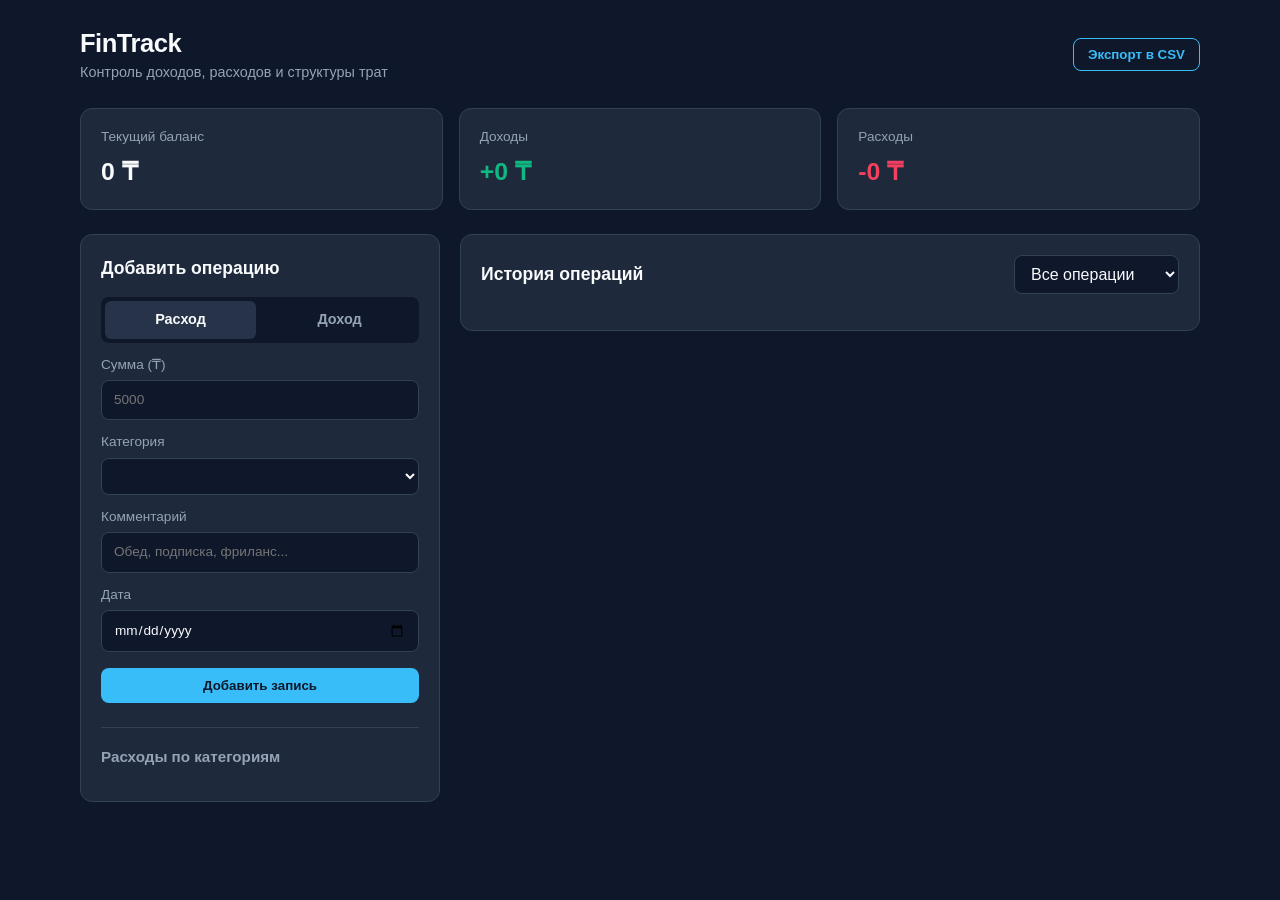
<file: index.html>
<!DOCTYPE html>
<html lang="ru">
<head>
  <meta charset="UTF-8" />
  <meta name="viewport" content="width=device-width, initial-scale=1.0" />
  <title>FinTrack — Учёт личных финансов</title>
  <link rel="stylesheet" href="style.css" />
</head>
<body>
  <div class="container">
    <header class="header">
      <div>
        <h1>FinTrack</h1>
        <p class="subtitle">Контроль доходов, расходов и структуры трат</p>
      </div>
      <button type="button" id="exportCsvBtn" class="btn-outline">Экспорт в CSV</button>
    </header>

    <section class="summary-grid">
      <article class="stat-card">
        <span class="stat-label">Текущий баланс</span>
        <strong class="stat-value" id="balanceValue">0 ₸</strong>
      </article>
      <article class="stat-card income">
        <span class="stat-label">Доходы</span>
        <strong class="stat-value" id="incomeValue">+0 ₸</strong>
      </article>
      <article class="stat-card expense">
        <span class="stat-label">Расходы</span>
        <strong class="stat-value" id="expenseValue">-0 ₸</strong>
      </article>
    </section>

    <div class="main-grid">
      <section class="panel">
        <h2>Добавить операцию</h2>
        <form id="txForm" class="form">
          <div class="type-switch">
            <label>
              <input type="radio" name="txType" value="expense" checked />
              <span>Расход</span>
            </label>
            <label>
              <input type="radio" name="txType" value="income" />
              <span>Доход</span>
            </label>
          </div>

          <label class="field">
            <span>Сумма (₸)</span>
            <input type="number" id="txAmount" min="1" step="any" required placeholder="5000" />
          </label>

          <label class="field">
            <span>Категория</span>
            <select id="txCategory"></select>
          </label>

          <label class="field">
            <span>Комментарий</span>
            <input type="text" id="txNote" maxlength="60" placeholder="Обед, подписка, фриланс..." />
          </label>

          <label class="field">
            <span>Дата</span>
            <input type="date" id="txDate" required />
          </label>

          <button type="submit" class="btn-primary">Добавить запись</button>
        </form>

        <div class="analytics">
          <h3>Расходы по категориям</h3>
          <div id="categoryBars" class="bars"></div>
        </div>
      </section>

      <section class="panel">
        <div class="list-header">
          <h2>История операций</h2>
          <select id="typeFilter" aria-label="Фильтр операций">
            <option value="all">Все операции</option>
            <option value="income">Только доходы</option>
            <option value="expense">Только расходы</option>
          </select>
        </div>

        <div id="txList" class="tx-list"></div>
      </section>
    </div>
  </div>

  <script src="app.js"></script>
</body>
</html>
</file>
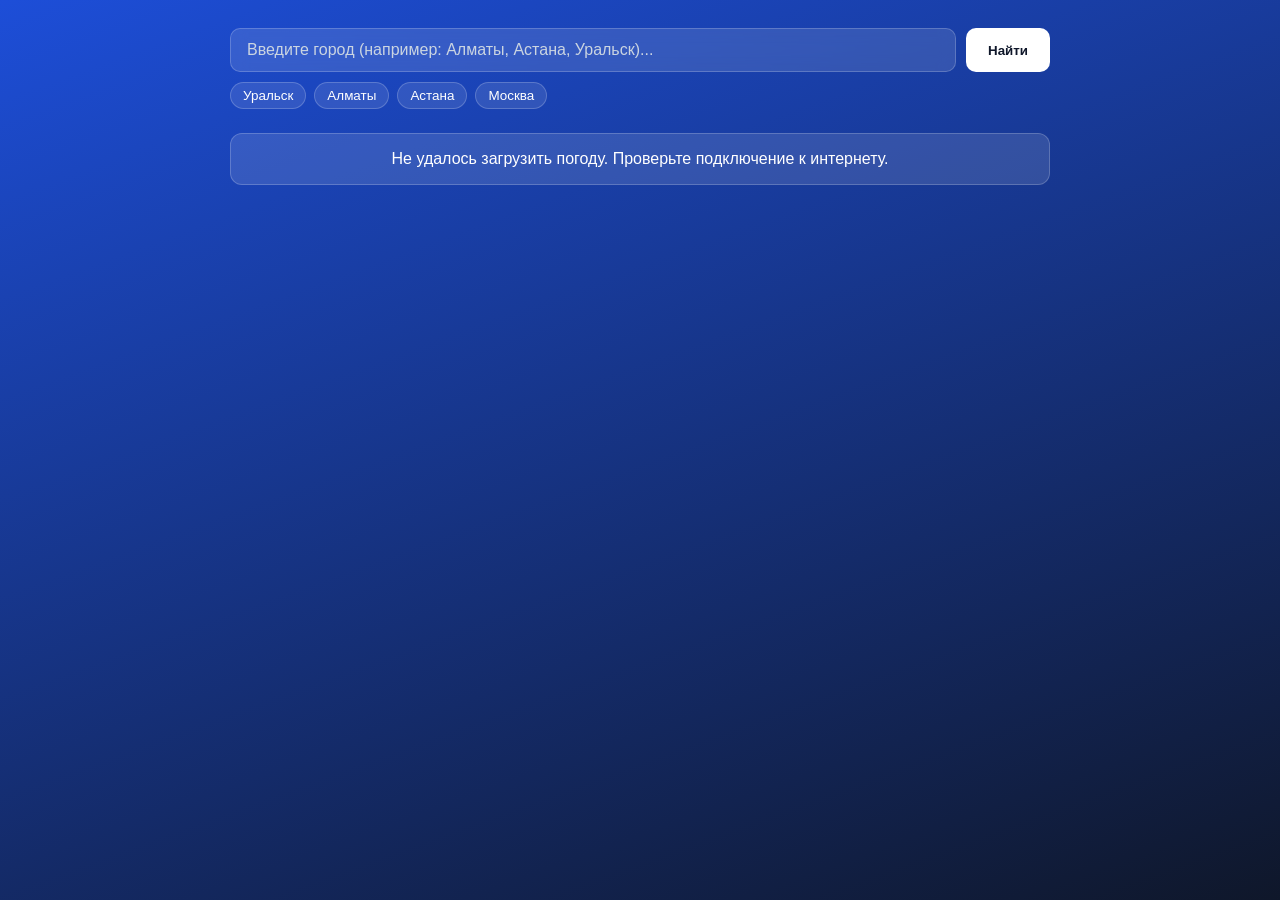
<file: Projec 3 skycast weather/index.html>
<!DOCTYPE html>
<html lang="ru">
<head>
  <meta charset="UTF-8" />
  <meta name="viewport" content="width=device-width, initial-scale=1.0" />
  <title>SkyCast — Прогноз погоды</title>
  <link rel="stylesheet" href="style.css" />
</head>
<body>
  <main class="app">
    <header class="search-bar">
      <form id="cityForm" class="search-form">
        <input
          type="text"
          id="cityInput"
          placeholder="Введите город (например: Алматы, Астана, Уральск)..."
          required
        />
        <button type="submit">Найти</button>
      </form>
      <div class="quick-cities" id="quickCities">
        <button type="button" data-city="Уральск">Уральск</button>
        <button type="button" data-city="Алматы">Алматы</button>
        <button type="button" data-city="Астана">Астана</button>
        <button type="button" data-city="Москва">Москва</button>
      </div>
    </header>

    <div id="statusMessage" class="status-msg" hidden></div>

    <section id="weatherContent" class="weather-content" hidden>
      <article class="current-card">
        <div>
          <span class="location-tag" id="locationName">—</span>
          <div class="temp-row">
            <span class="current-temp" id="currentTemp">--°</span>
            <span class="weather-icon" id="currentIcon">⛅</span>
          </div>
          <p class="weather-desc" id="weatherDesc">—</p>
        </div>

        <div class="metrics">
          <div class="metric">
            <span>Ощущается</span>
            <strong id="feelsLike">--°</strong>
          </div>
          <div class="metric">
            <span>Влажность</span>
            <strong id="humidity">--%</strong>
          </div>
          <div class="metric">
            <span>Ветер</span>
            <strong id="windSpeed">-- м/с</strong>
          </div>
        </div>
      </article>

      <section class="forecast-section">
        <h2>Прогноз на 5 дней</h2>
        <div class="forecast-grid" id="forecastGrid"></div>
      </section>
    </section>
  </main>

  <script src="app.js"></script>
</body>
</html>
</file>
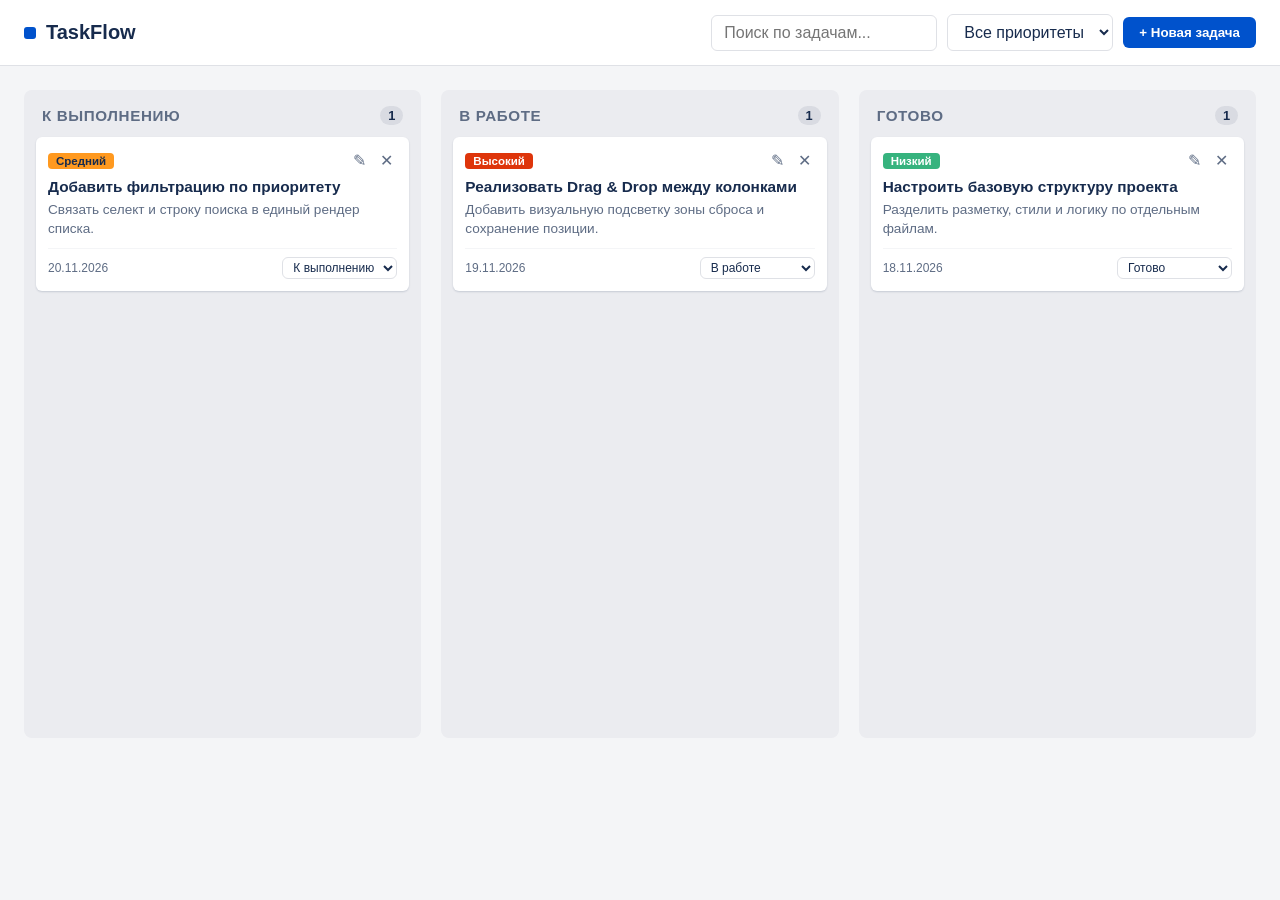
<file: Project 1/index.html>
<!DOCTYPE html>
<html lang="ru">
<head>
  <meta charset="UTF-8" />
  <meta name="viewport" content="width=device-width, initial-scale=1.0" />
  <title>TaskFlow — Канбан-доска</title>
  <link rel="stylesheet" href="style.css" />
</head>
<body>
  <header class="topbar">
    <div class="brand">
      <span class="brand-dot"></span>
      <h1>TaskFlow</h1>
    </div>
    <div class="controls">
      <input type="search" id="searchInput" placeholder="Поиск по задачам..." aria-label="Поиск задач" />
      <select id="priorityFilter" aria-label="Фильтр по приоритету">
        <option value="all">Все приоритеты</option>
        <option value="high">Высокий</option>
        <option value="medium">Средний</option>
        <option value="low">Низкий</option>
      </select>
      <button type="button" id="openModalBtn" class="btn-primary">+ Новая задача</button>
    </div>
  </header>

  <main class="board" id="board">
    <section class="column" data-status="todo">
      <div class="column-header">
        <h2>К выполнению</h2>
        <span class="counter" id="count-todo">0</span>
      </div>
      <div class="task-list" id="list-todo" data-status="todo"></div>
    </section>

    <section class="column" data-status="inprogress">
      <div class="column-header">
        <h2>В работе</h2>
        <span class="counter" id="count-inprogress">0</span>
      </div>
      <div class="task-list" id="list-inprogress" data-status="inprogress"></div>
    </section>

    <section class="column" data-status="done">
      <div class="column-header">
        <h2>Готово</h2>
        <span class="counter" id="count-done">0</span>
      </div>
      <div class="task-list" id="list-done" data-status="done"></div>
    </section>
  </main>

  <div class="modal-backdrop" id="taskModal" hidden>
    <div class="modal" role="dialog" aria-modal="true" aria-labelledby="modalTitle">
      <div class="modal-head">
        <h3 id="modalTitle">Создать задачу</h3>
        <button type="button" class="icon-btn" id="closeModalBtn" aria-label="Закрыть">&times;</button>
      </div>
      <form id="taskForm">
        <input type="hidden" id="taskId" />
        <label class="field">
          <span>Название</span>
          <input type="text" id="taskTitle" required maxlength="80" placeholder="Например: Сверстать адаптивный хедер" />
        </label>
        <label class="field">
          <span>Описание</span>
          <textarea id="taskDesc" rows="3" maxlength="240" placeholder="Детали выполнения..."></textarea>
        </label>
        <div class="field-row">
          <label class="field">
            <span>Приоритет</span>
            <select id="taskPriority">
              <option value="low">Низкий</option>
              <option value="medium" selected>Средний</option>
              <option value="high">Высокий</option>
            </select>
          </label>
          <label class="field">
            <span>Статус</span>
            <select id="taskStatus">
              <option value="todo">К выполнению</option>
              <option value="inprogress">В работе</option>
              <option value="done">Готово</option>
            </select>
          </label>
        </div>
        <div class="modal-actions">
          <button type="button" class="btn-secondary" id="cancelModalBtn">Отмена</button>
          <button type="submit" class="btn-primary">Сохранить</button>
        </div>
      </form>
    </div>
  </div>

  <script src="app.js"></script>
</body>
</html>
</file>
<file: style.css>
:root {
  --bg: #0f172a;
  --panel: #1e293b;
  --panel-soft: #263348;
  --text: #f8fafc;
  --muted: #94a3b8;
  --border: #334155;
  --accent: #38bdf8;
  --green: #10b981;
  --red: #f43f5e;
  --radius: 12px;
}

* {
  box-sizing: border-box;
  margin: 0;
  padding: 0;
}

body {
  font-family: Inter, -apple-system, BlinkMacSystemFont, "Segoe UI", sans-serif;
  background: var(--bg);
  color: var(--text);
  line-height: 1.5;
  padding: 24px 16px;
}

.container {
  max-width: 1120px;
  margin: 0 auto;
}

.header {
  display: flex;
  justify-content: space-between;
  align-items: center;
  flex-wrap: wrap;
  gap: 12px;
  margin-bottom: 24px;
}

.header h1 {
  font-size: 1.6rem;
  letter-spacing: -0.02em;
}

.subtitle {
  color: var(--muted);
  font-size: 0.9rem;
}

.btn-outline {
  background: transparent;
  color: var(--accent);
  border: 1px solid var(--accent);
  border-radius: 8px;
  padding: 8px 14px;
  font-weight: 600;
  cursor: pointer;
}

.btn-outline:hover {
  background: rgba(56, 189, 248, 0.12);
}

.summary-grid {
  display: grid;
  grid-template-columns: repeat(3, 1fr);
  gap: 16px;
  margin-bottom: 24px;
}

.stat-card {
  background: var(--panel);
  border: 1px solid var(--border);
  border-radius: var(--radius);
  padding: 18px 20px;
}

.stat-label {
  display: block;
  color: var(--muted);
  font-size: 0.85rem;
  margin-bottom: 6px;
}

.stat-value {
  font-size: 1.55rem;
  font-weight: 700;
}

.stat-card.income .stat-value { color: var(--green); }
.stat-card.expense .stat-value { color: var(--red); }

.main-grid {
  display: grid;
  grid-template-columns: 360px 1fr;
  gap: 20px;
  align-items: start;
}

.panel {
  background: var(--panel);
  border: 1px solid var(--border);
  border-radius: var(--radius);
  padding: 20px;
}

.panel h2 {
  font-size: 1.1rem;
  margin-bottom: 16px;
}

.form {
  display: flex;
  flex-direction: column;
  gap: 12px;
}

.type-switch {
  display: grid;
  grid-template-columns: 1fr 1fr;
  gap: 8px;
  background: var(--bg);
  padding: 4px;
  border-radius: 8px;
}

.type-switch label {
  cursor: pointer;
}

.type-switch input {
  display: none;
}

.type-switch span {
  display: block;
  text-align: center;
  padding: 8px;
  border-radius: 6px;
  font-size: 0.9rem;
  font-weight: 600;
  color: var(--muted);
}

.type-switch input:checked + span {
  background: var(--panel-soft);
  color: var(--text);
}

.field {
  display: flex;
  flex-direction: column;
  gap: 5px;
  font-size: 0.85rem;
  color: var(--muted);
}

input, select {
  font: inherit;
  background: var(--bg);
  border: 1px solid var(--border);
  border-radius: 8px;
  padding: 9px 12px;
  color: var(--text);
}

input:focus, select:focus {
  outline: 2px solid var(--accent);
  border-color: transparent;
}

.btn-primary {
  background: var(--accent);
  color: #0f172a;
  border: none;
  border-radius: 8px;
  padding: 10px 16px;
  font-weight: 700;
  cursor: pointer;
  margin-top: 4px;
}

.btn-primary:hover {
  filter: brightness(1.08);
}

.analytics {
  margin-top: 24px;
  padding-top: 18px;
  border-top: 1px solid var(--border);
}

.analytics h3 {
  font-size: 0.95rem;
  margin-bottom: 12px;
  color: var(--muted);
}

.bars {
  display: flex;
  flex-direction: column;
  gap: 10px;
}

.bar-item {
  font-size: 0.84rem;
}

.bar-top {
  display: flex;
  justify-content: space-between;
  margin-bottom: 4px;
}

.bar-track {
  height: 8px;
  background: var(--bg);
  border-radius: 99px;
  overflow: hidden;
}

.bar-fill {
  height: 100%;
  background: var(--accent);
  border-radius: 99px;
}

.list-header {
  display: flex;
  justify-content: space-between;
  align-items: center;
  margin-bottom: 16px;
}

.list-header h2 {
  margin-bottom: 0;
}

.tx-list {
  display: flex;
  flex-direction: column;
  gap: 10px;
}

.tx-item {
  display: flex;
  justify-content: space-between;
  align-items: center;
  gap: 12px;
  background: var(--panel-soft);
  padding: 12px 14px;
  border-radius: 10px;
}

.tx-info strong {
  display: block;
  font-size: 0.95rem;
}

.tx-meta {
  font-size: 0.8rem;
  color: var(--muted);
}

.tx-right {
  display: flex;
  align-items: center;
  gap: 12px;
}

.tx-amount {
  font-weight: 700;
  font-size: 0.98rem;
}

.tx-amount.income { color: var(--green); }
.tx-amount.expense { color: var(--red); }

.del-btn {
  background: transparent;
  border: none;
  color: var(--muted);
  cursor: pointer;
  font-size: 1rem;
  padding: 4px;
}

.del-btn:hover {
  color: var(--red);
}

.empty-state {
  text-align: center;
  color: var(--muted);
  padding: 32px 16px;
}

@media (max-width: 820px) {
  .summary-grid, .main-grid {
    grid-template-columns: 1fr;
  }
}
</file>
<file: Projec 3 skycast weather/style.css>
:root {
  --bg-top: #1d4ed8;
  --bg-bottom: #0f172a;
  --glass: rgba(255, 255, 255, 0.12);
  --glass-border: rgba(255, 255, 255, 0.2);
  --text: #ffffff;
  --muted: #cbd5e1;
}

* {
  box-sizing: border-box;
  margin: 0;
  padding: 0;
}

body {
  font-family: -apple-system, BlinkMacSystemFont, "Segoe UI", Roboto, sans-serif;
  min-height: 100vh;
  background: linear-gradient(160deg, var(--bg-top), var(--bg-bottom));
  color: var(--text);
  padding: 28px 16px;
}

.app {
  max-width: 820px;
  margin: 0 auto;
}

.search-bar {
  margin-bottom: 24px;
}

.search-form {
  display: flex;
  gap: 10px;
}

.search-form input {
  flex: 1;
  padding: 12px 16px;
  border-radius: 10px;
  border: 1px solid var(--glass-border);
  background: var(--glass);
  color: var(--text);
  font-size: 1rem;
  backdrop-filter: blur(8px);
}

.search-form input::placeholder {
  color: var(--muted);
}

.search-form button {
  padding: 12px 22px;
  border-radius: 10px;
  border: none;
  background: #ffffff;
  color: #0f172a;
  font-weight: 700;
  cursor: pointer;
}

.quick-cities {
  display: flex;
  flex-wrap: wrap;
  gap: 8px;
  margin-top: 10px;
}

.quick-cities button {
  background: rgba(255, 255, 255, 0.1);
  border: 1px solid var(--glass-border);
  color: var(--text);
  padding: 5px 12px;
  border-radius: 99px;
  font-size: 0.84rem;
  cursor: pointer;
}

.quick-cities button:hover {
  background: rgba(255, 255, 255, 0.22);
}

.status-msg {
  background: var(--glass);
  border: 1px solid var(--glass-border);
  padding: 16px;
  border-radius: 12px;
  text-align: center;
  margin-bottom: 20px;
}

.current-card {
  background: var(--glass);
  border: 1px solid var(--glass-border);
  border-radius: 16px;
  padding: 24px;
  backdrop-filter: blur(10px);
  display: flex;
  justify-content: space-between;
  align-items: center;
  flex-wrap: wrap;
  gap: 20px;
  margin-bottom: 24px;
}

.location-tag {
  font-size: 1.15rem;
  font-weight: 600;
  color: var(--muted);
}

.temp-row {
  display: flex;
  align-items: center;
  gap: 14px;
  margin: 8px 0;
}

.current-temp {
  font-size: 3.4rem;
  font-weight: 800;
  line-height: 1;
}

.weather-icon {
  font-size: 2.8rem;
}

.weather-desc {
  font-size: 1.05rem;
  color: var(--muted);
}

.metrics {
  display: grid;
  grid-template-columns: repeat(3, 1fr);
  gap: 12px;
}

.metric {
  background: rgba(15, 23, 42, 0.35);
  padding: 12px 16px;
  border-radius: 10px;
  text-align: center;
}

.metric span {
  display: block;
  font-size: 0.8rem;
  color: var(--muted);
  margin-bottom: 4px;
}

.metric strong {
  font-size: 1.05rem;
}

.forecast-section h2 {
  font-size: 1.1rem;
  margin-bottom: 12px;
}

.forecast-grid {
  display: grid;
  grid-template-columns: repeat(5, 1fr);
  gap: 12px;
}

.day-card {
  background: var(--glass);
  border: 1px solid var(--glass-border);
  border-radius: 12px;
  padding: 14px 10px;
  text-align: center;
}

.day-name {
  font-size: 0.85rem;
  color: var(--muted);
  margin-bottom: 8px;
}

.day-icon {
  font-size: 1.8rem;
  margin-bottom: 8px;
}

.day-temps {
  font-weight: 700;
  font-size: 0.95rem;
}

.day-temps span {
  color: var(--muted);
  font-weight: 400;
}

@media (max-width: 680px) {
  .forecast-grid {
    grid-template-columns: repeat(2, 1fr);
  }
  .metrics {
    width: 100%;
  }
}
</file>
<file: Project 1/style.css>
:root {
  --bg: #f4f5f7;
  --surface: #ffffff;
  --column-bg: #ebecf0;
  --text: #172b4d;
  --muted: #5e6c84;
  --primary: #0052cc;
  --primary-hover: #0747a6;
  --border: #dfe1e6;
  --high: #de350b;
  --medium: #ff991f;
  --low: #36b37e;
  --radius: 8px;
}

* {
  box-sizing: border-box;
  margin: 0;
  padding: 0;
}

body {
  font-family: -apple-system, BlinkMacSystemFont, "Segoe UI", Roboto, sans-serif;
  background: var(--bg);
  color: var(--text);
  min-height: 100vh;
}

.topbar {
  background: var(--surface);
  border-bottom: 1px solid var(--border);
  padding: 14px 24px;
  display: flex;
  flex-wrap: wrap;
  align-items: center;
  justify-content: space-between;
  gap: 12px;
}

.brand {
  display: flex;
  align-items: center;
  gap: 10px;
}

.brand-dot {
  width: 12px;
  height: 12px;
  border-radius: 3px;
  background: var(--primary);
}

.brand h1 {
  font-size: 1.25rem;
  font-weight: 700;
}

.controls {
  display: flex;
  flex-wrap: wrap;
  gap: 10px;
  align-items: center;
}

input, select, textarea {
  font: inherit;
  border: 1px solid var(--border);
  border-radius: 6px;
  padding: 8px 12px;
  background: var(--surface);
  color: var(--text);
}

input:focus, select:focus, textarea:focus {
  outline: 2px solid var(--primary);
  border-color: transparent;
}

.btn-primary {
  background: var(--primary);
  color: #fff;
  border: none;
  border-radius: 6px;
  padding: 8px 16px;
  font-weight: 600;
  cursor: pointer;
  transition: background 0.15s;
}

.btn-primary:hover {
  background: var(--primary-hover);
}

.btn-secondary {
  background: #f1f2f4;
  color: var(--text);
  border: 1px solid var(--border);
  border-radius: 6px;
  padding: 8px 14px;
  cursor: pointer;
}

.board {
  display: grid;
  grid-template-columns: repeat(3, minmax(280px, 1fr));
  gap: 20px;
  padding: 24px;
  max-width: 1320px;
  margin: 0 auto;
  align-items: start;
}

.column {
  background: var(--column-bg);
  border-radius: var(--radius);
  padding: 12px;
  min-height: 72vh;
  display: flex;
  flex-direction: column;
}

.column-header {
  display: flex;
  justify-content: space-between;
  align-items: center;
  padding: 4px 6px 12px;
}

.column-header h2 {
  font-size: 0.95rem;
  text-transform: uppercase;
  letter-spacing: 0.04em;
  color: var(--muted);
}

.counter {
  background: rgba(9, 30, 66, 0.08);
  color: var(--text);
  font-size: 0.8rem;
  font-weight: 600;
  padding: 2px 8px;
  border-radius: 12px;
}

.task-list {
  flex: 1;
  display: flex;
  flex-direction: column;
  gap: 10px;
  min-height: 120px;
  border-radius: 6px;
  transition: background 0.15s;
}

.task-list.drag-over {
  background: rgba(0, 82, 204, 0.08);
  outline: 2px dashed var(--primary);
}

.card {
  background: var(--surface);
  border-radius: 6px;
  padding: 12px;
  box-shadow: 0 1px 2px rgba(9, 30, 66, 0.16);
  cursor: grab;
  transition: transform 0.12s, box-shadow 0.12s;
}

.card:hover {
  box-shadow: 0 4px 8px rgba(9, 30, 66, 0.16);
}

.card.dragging {
  opacity: 0.5;
}

.card-top {
  display: flex;
  justify-content: space-between;
  align-items: center;
  margin-bottom: 6px;
}

.badge {
  font-size: 0.72rem;
  font-weight: 700;
  padding: 2px 8px;
  border-radius: 4px;
  color: #fff;
}

.badge.high { background: var(--high); }
.badge.medium { background: var(--medium); color: #172b4d; }
.badge.low { background: var(--low); }

.card-actions {
  display: flex;
  gap: 6px;
}

.icon-btn {
  background: transparent;
  border: none;
  color: var(--muted);
  cursor: pointer;
  font-size: 1rem;
  padding: 2px 4px;
  border-radius: 4px;
}

.icon-btn:hover {
  background: #ebecf0;
  color: var(--text);
}

.card h3 {
  font-size: 0.96rem;
  margin-bottom: 4px;
  word-break: break-word;
}

.card p {
  font-size: 0.85rem;
  color: var(--muted);
  line-height: 1.4;
  word-break: break-word;
}

.card-footer {
  margin-top: 10px;
  padding-top: 8px;
  border-top: 1px solid #f4f5f7;
  display: flex;
  justify-content: space-between;
  align-items: center;
  font-size: 0.75rem;
  color: var(--muted);
}

.move-select {
  font-size: 0.75rem;
  padding: 2px 6px;
}

.modal-backdrop {
  position: fixed;
  inset: 0;
  background: rgba(9, 30, 66, 0.54);
  display: grid;
  place-items: center;
  padding: 16px;
  z-index: 100;
}

.modal-backdrop[hidden] {
  display: none;
}

.modal {
  background: var(--surface);
  border-radius: var(--radius);
  width: 100%;
  max-width: 440px;
  padding: 20px;
  box-shadow: 0 12px 24px rgba(9, 30, 66, 0.25);
}

.modal-head {
  display: flex;
  justify-content: space-between;
  align-items: center;
  margin-bottom: 16px;
}

.field {
  display: flex;
  flex-direction: column;
  gap: 6px;
  margin-bottom: 12px;
  font-size: 0.85rem;
  font-weight: 600;
}

.field-row {
  display: grid;
  grid-template-columns: 1fr 1fr;
  gap: 12px;
}

.modal-actions {
  display: flex;
  justify-content: flex-end;
  gap: 10px;
  margin-top: 16px;
}

@media (max-width: 900px) {
  .board {
    grid-template-columns: 1fr;
  }
  .column {
    min-height: auto;
  }
}
</file>
